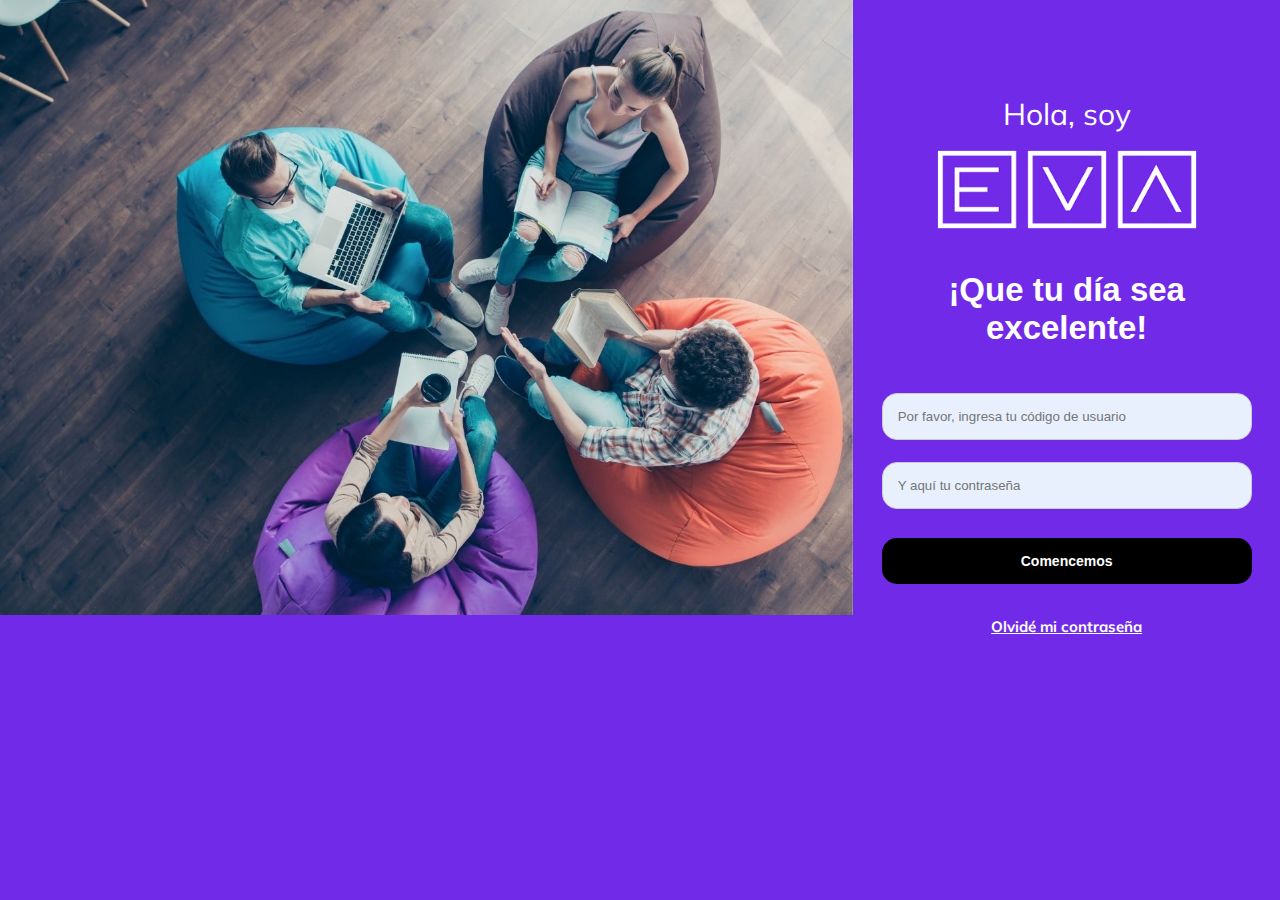
<file: index.html>
<!DOCTYPE html>
<html lang="en">

<head>
    <meta charset="UTF-8">
    <meta name="viewport" content="width=device-width, initial-scale=1.0">
    <title>Inicio Sesion</title>
    <link rel="stylesheet" href="css/styles.css">
    <link rel="preconnect" href="https://fonts.googleapis.com">
    <link rel="preconnect" href="https://fonts.gstatic.com" crossorigin>
    <link href="https://fonts.googleapis.com/css2?family=Mulish:ital,wght@0,200..1000;1,200..1000&display=swap"
        rel="stylesheet">
</head>

<body>
    <div class="container">
        <img src="img/banner-idat.jpg" alt="banner-idat" class="banner">
        <div class="content">
            <div class="content">
                <p class="white-text" id="saludo">Hola, soy</p>
                <img src="img/logo-eva.png" alt="EVA" class="logo">
                <p class="white-text bold" id="text-menu">¡Que tu día sea <br>excelente!</p>
                <input type="text" placeholder="Por favor, ingresa tu código de usuario" class="input-text">
                <input type="password" placeholder="Y aquí tu contraseña" class="input-text">
                <a href="menu/index.html" class="btn">Comencemos</a>
                <a href="password.html" class="forgot-password bold">Olvidé mi contraseña</a>
            </div>
        </div>
</body>

</html>
</file>
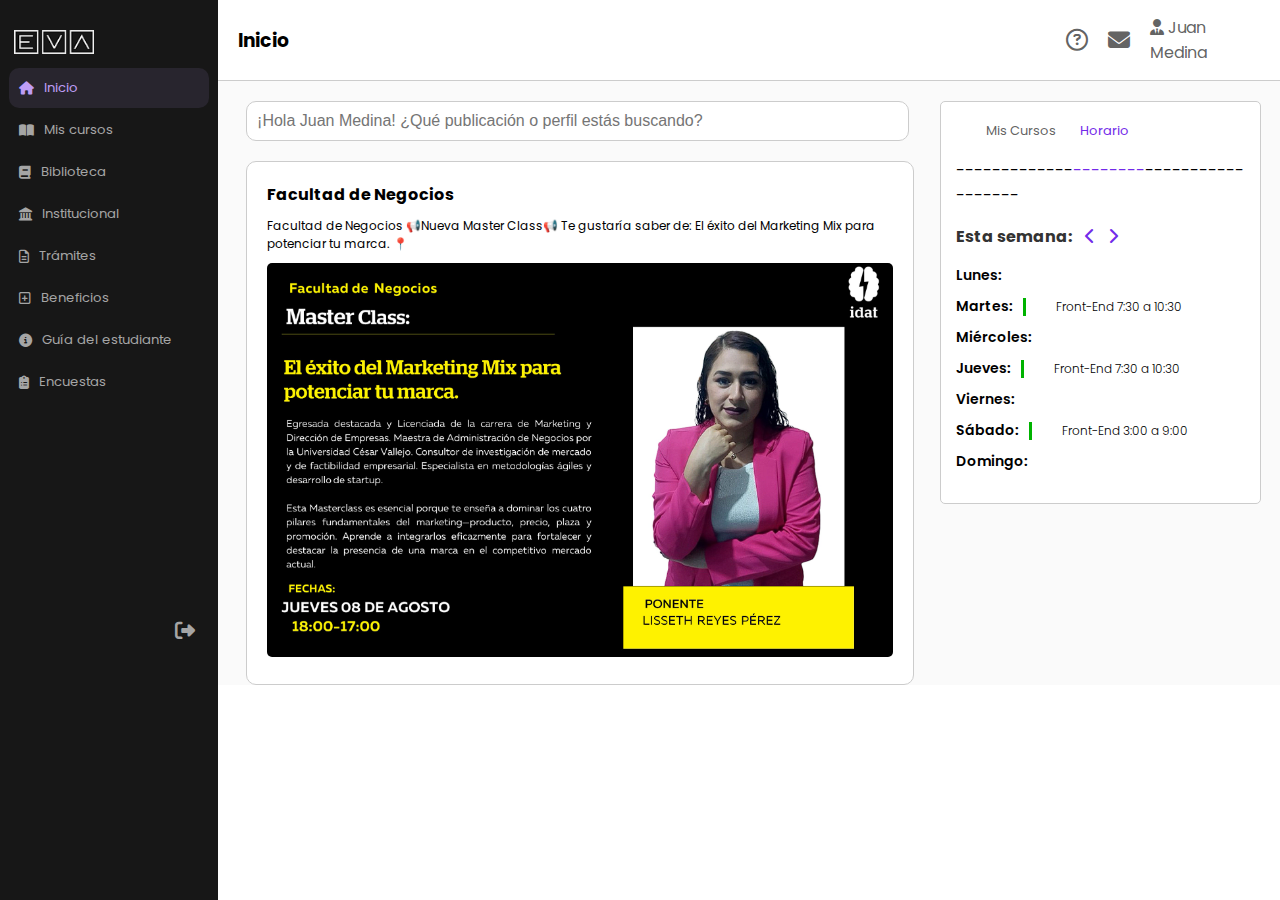
<file: menu/index.html>
<!DOCTYPE html>
<html lang="en">

<head>
    <meta charset="UTF-8">
    <meta name="viewport" content="width=device-width, initial-scale=1.0">
    <title>Menu</title>
    <link rel="stylesheet" href="css/styles.css">
    <link rel="stylesheet" href="https://cdnjs.cloudflare.com/ajax/libs/font-awesome/6.6.0/css/all.min.css">
</head>

<body>
    <header>
        <div class="logo">
            <img src="img/logo-eva.png" alt="Logo" width="80">
        </div>
        <nav>
            <a href="index.html" class="nav-link special-link"><i class="fa-solid fa-house"></i> <span>Inicio</span></a>
            <a href="#mis-cursos" class="nav-link"><i class="fa-solid fa-book-open"></i> <span>Mis cursos</span></a>
            <a href="#biblioteca" class="nav-link"><i class="fa-solid fa-book"></i> <span>Biblioteca</span></a>
            <a href="table.html" class="nav-link"><i class="fa-solid fa-landmark"></i> <span>Institucional</span></a>
            <a href="#tramites" class="nav-link"><i class="fa-regular fa-file-lines"></i> <span>Trámites</span></a>
            <a href="#beneficios" class="nav-link"><i class="fa-regular fa-square-plus"></i> <span>Beneficios</span></a>
            <a href="#guia-del-estudiante" class="nav-link"><i class="fa-solid fa-circle-info"></i> <span>Guía del
                    estudiante</span></a>
            <a href="#encuestas" class="nav-link"><i class="fa-solid fa-clipboard-list"></i> <span>Encuestas</span></a>
            <a href="../index.html" class="nav-link logout"><i class="fa-solid fa-right-from-bracket"></i></a>
        </nav>
    </header>
    <main>
        <div class="mini-header">
            <h3>Inicio</h3>
            <a href="#" class="main-link"><i class="fa-regular fa-circle-question"></i></a>
            <a href="#" class="main-link"><i class="fa-solid fa-envelope"></i></a>
            <a href="#" class="main-link user"><i class="fa-solid fa-user-tie"></i> Juan Medina</a>
        </div>
        <div class="content-main">
            <div class="left-content">
                <div class="search-box">
                    <input type="text" placeholder="¡Hola Juan Medina! ¿Qué publicación o perfil estás buscando?">
                </div>
                <div class="post-card">
                    <h4>Facultad de Negocios</h4>
                    <p>Facultad de Negocios 📢Nueva Master Class📢 Te gustaría saber de: El éxito del Marketing Mix para potenciar tu marca. 📍</p>
                    <img class="public" src="img/public-1.png" alt="Imagen de la publicación">
                </div>
            </div>
            <div class="right-content">
                <div class="schedule">
                    <div class="header-schedule">
                        <a href="#">Mis Cursos</a>
                        <a href="#" class="special">Horario</a>
                    </div>
                    <p>-------------<span>--------</span>------------------</p>
                    <h4>Esta semana: <i class="fa-solid fa-chevron-left icon"></i> <i class="fa-solid fa-chevron-right icon"></i></h4>
                    <ul>
                        <li>Lunes: <span></span></li>
                        <li class="has-class">Martes: <span>Front-End 7:30 a 10:30</span></li>
                        <li>Miércoles: <span></span></li>
                        <li class="has-class">Jueves: <span>Front-End 7:30 a 10:30</span></li>
                        <li>Viernes: <span></span></li>
                        <li class="has-class">Sábado: <span> Front-End 3:00 a 9:00</span></li>
                        <li>Domingo: <span></span></li>
                    </ul>
                </div>
            </div>
        </div>
    </main>
</body>

</html>
</file>
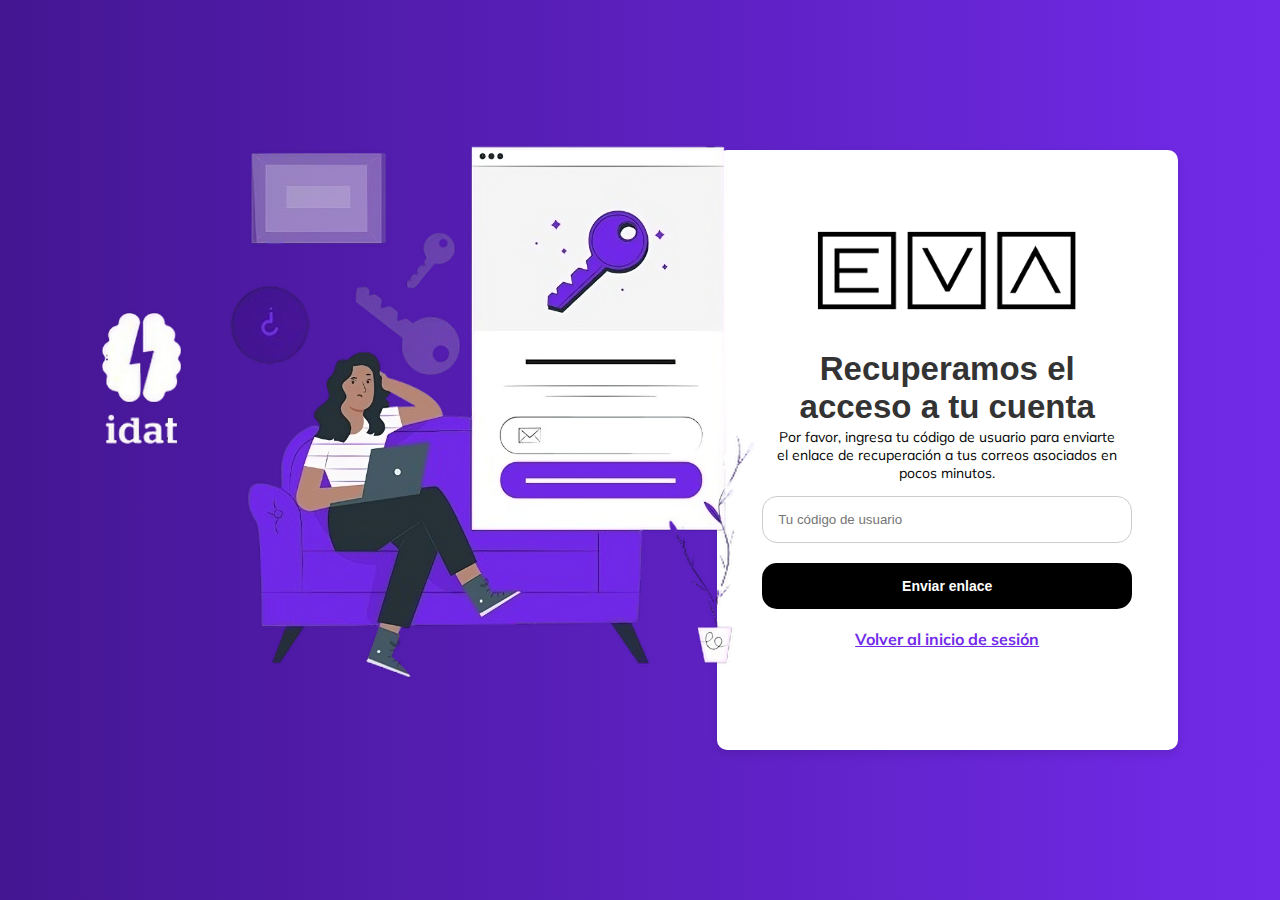
<file: password.html>
<!DOCTYPE html>
<html lang="en">
<head>
    <meta charset="UTF-8">
    <meta name="viewport" content="width=device-width, initial-scale=1.0">
    <title>Inicio Sesion</title>
    <link rel="stylesheet" href="css/styles-pass.css">
    <link rel="preconnect" href="https://fonts.googleapis.com">
    <link rel="preconnect" href="https://fonts.gstatic.com" crossorigin>
    <link href="https://fonts.googleapis.com/css2?family=Mulish:ital,wght@0,200..1000;1,200..1000&display=swap"
        rel="stylesheet">
</head>
<body>
    <div class="container">
        <img src="img/forgot-password.png" alt="forgot-password" class="left-image">
        <div class="right-panel">
            <img src="img/logo-eva-white.png" alt="logo-eva-white" class="logo">
            <h1>Recuperamos el<br>acceso a tu cuenta</h1>
            <p>Por favor, ingresa tu código de usuario para enviarte<br>el enlace de recuperación a tus correos asociados en<br>pocos minutos.</p>
            <input type="text" placeholder="Tu código de usuario" class="input-text">
            <a href="#" class="btn">Enviar enlace</a>
            <a href="index.html" class="back-link">Volver al inicio de sesión</a>
        </div>
    </div>
</body>
</html>
</file>
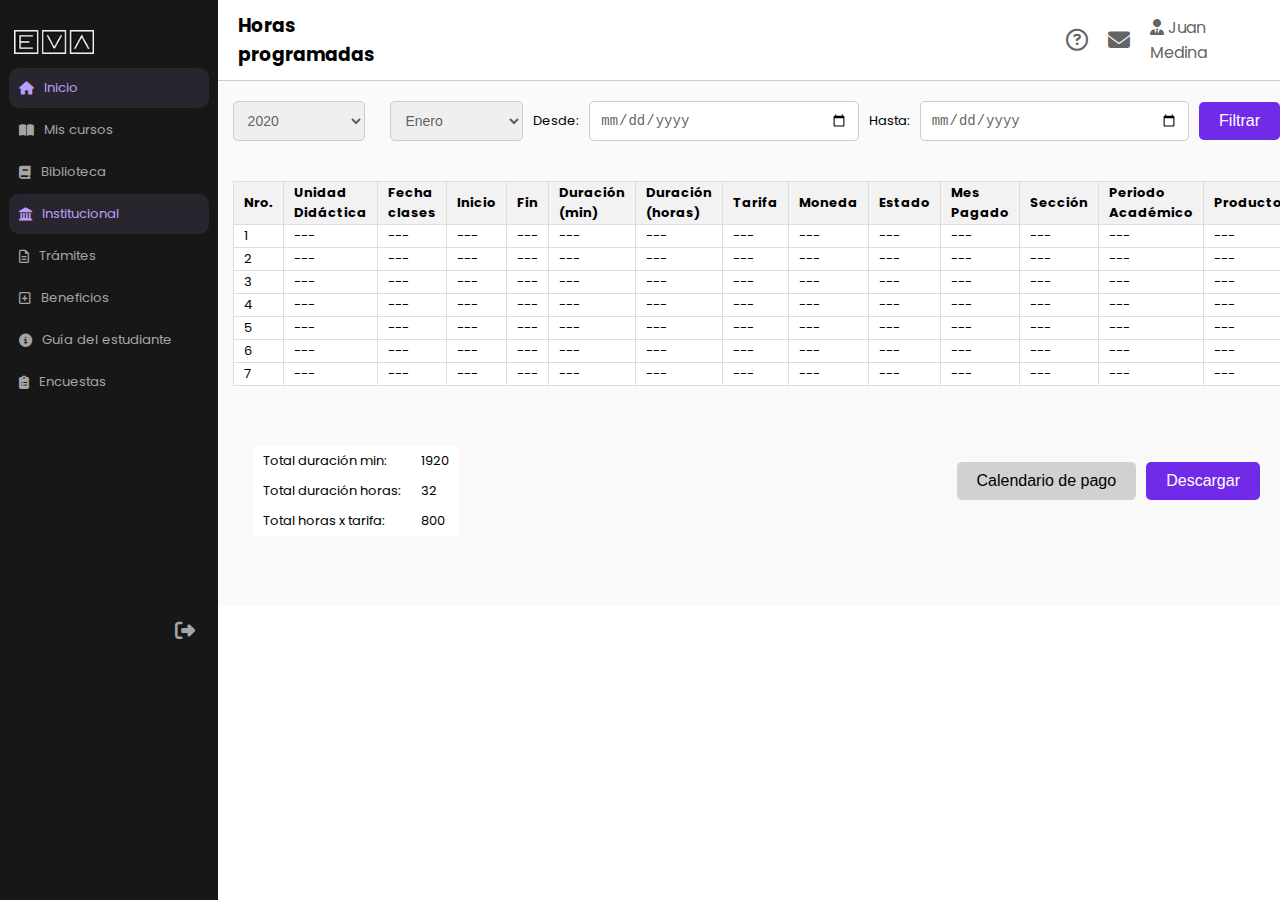
<file: menu/table.html>
<!DOCTYPE html>
<html lang="en">

<head>
    <meta charset="UTF-8">
    <meta name="viewport" content="width=device-width, initial-scale=1.0">
    <title>Menu</title>
    <link rel="stylesheet" href="css/styles-table.css">
    <link rel="stylesheet" href="https://cdnjs.cloudflare.com/ajax/libs/font-awesome/6.6.0/css/all.min.css">
</head>

<body>
    <header>
        <div class="logo">
            <img src="img/logo-eva.png" alt="Logo" width="80">
        </div>
        <nav>
            <a href="index.html" class="nav-link special-link"><i class="fa-solid fa-house"></i> <span>Inicio</span></a>
            <a href="#mis-cursos" class="nav-link"><i class="fa-solid fa-book-open"></i> <span>Mis cursos</span></a>
            <a href="#biblioteca" class="nav-link"><i class="fa-solid fa-book"></i> <span>Biblioteca</span></a>
            <a href="table.html" class="nav-link special-link"><i class="fa-solid fa-landmark"></i>
                <span>Institucional</span></a>
            <a href="#tramites" class="nav-link"><i class="fa-regular fa-file-lines"></i> <span>Trámites</span></a>
            <a href="#beneficios" class="nav-link"><i class="fa-regular fa-square-plus"></i> <span>Beneficios</span></a>
            <a href="#guia-del-estudiante" class="nav-link"><i class="fa-solid fa-circle-info"></i> <span>Guía del
                    estudiante</span></a>
            <a href="#encuestas" class="nav-link"><i class="fa-solid fa-clipboard-list"></i> <span>Encuestas</span></a>
            <a href="../index.html" class="nav-link logout"><i class="fa-solid fa-right-from-bracket"></i></a>
        </nav>
    </header>
    <main>
        <div class="mini-header">
            <h3>Horas programadas</h3>
            <a href="#" class="main-link"><i class="fa-regular fa-circle-question"></i></a>
            <a href="#" class="main-link"><i class="fa-solid fa-envelope"></i></a>
            <a href="#" class="main-link user"><i class="fa-solid fa-user-tie"></i> Juan Medina</a>
        </div>
        <div class="content-main">
            <div class="filters">
                <select class="select-01">
                    <option value="2020">2020</option>
                    <option value="2021">2021</option>
                    <option value="2022">2022</option>
                    <option value="2023">2023</option>
                    <option value="2024">2024</option>
                </select>
                <select class="select-01">
                    <option value="enero">Enero</option>
                    <option value="febrero">Febrero</option>
                    <option value="marzo">Marzo</option>
                    <option value="abril">Abril</option>
                    <option value="mayo">Mayo</option>
                    <option value="junio">Junio</option>
                    <option value="julio">Julio</option>
                    <option value="agosto">Agosto</option>
                    <option value="septiembre">Septiembre</option>
                    <option value="octubre">Octubre</option>
                    <option value="noviembre">Noviembre</option>
                    <option value="diciembre">Diciembre</option>
                </select>
                <span>Desde:</span>
                <input class="select-02" type="date">
                <span>Hasta:</span>
                <input class="select-02" type="date">
                <button>Filtrar</button>
            </div>
            <div>
                <table>
                    <thead>
                        <tr>
                            <th>Nro.</th>
                            <th>Unidad Didáctica</th>
                            <th>Fecha clases</th>
                            <th>Inicio</th>
                            <th>Fin</th>
                            <th>Duración (min)</th>
                            <th>Duración (horas)</th>
                            <th>Tarifa</th>
                            <th>Moneda</th>
                            <th>Estado</th>
                            <th>Mes Pagado</th>
                            <th>Sección</th>
                            <th>Periodo Académico</th>
                            <th>Producto</th>
                        </tr>
                    </thead>
                    <tbody>
                        <tr>
                            <td>1</td>
                            <td>---</td>
                            <td>---</td>
                            <td>---</td>
                            <td>---</td>
                            <td>---</td>
                            <td>---</td>
                            <td>---</td>
                            <td>---</td>
                            <td>---</td>
                            <td>---</td>
                            <td>---</td>
                            <td>---</td>
                            <td>---</td>
                        </tr>
                        <tr>
                            <td>2</td>
                            <td>---</td>
                            <td>---</td>
                            <td>---</td>
                            <td>---</td>
                            <td>---</td>
                            <td>---</td>
                            <td>---</td>
                            <td>---</td>
                            <td>---</td>
                            <td>---</td>
                            <td>---</td>
                            <td>---</td>
                            <td>---</td>
                        </tr>
                        <tr>
                            <td>3</td>
                            <td>---</td>
                            <td>---</td>
                            <td>---</td>
                            <td>---</td>
                            <td>---</td>
                            <td>---</td>
                            <td>---</td>
                            <td>---</td>
                            <td>---</td>
                            <td>---</td>
                            <td>---</td>
                            <td>---</td>
                            <td>---</td>
                        </tr>
                        <tr>
                            <td>4</td>
                            <td>---</td>
                            <td>---</td>
                            <td>---</td>
                            <td>---</td>
                            <td>---</td>
                            <td>---</td>
                            <td>---</td>
                            <td>---</td>
                            <td>---</td>
                            <td>---</td>
                            <td>---</td>
                            <td>---</td>
                            <td>---</td>
                        </tr>
                        <tr>
                            <td>5</td>
                            <td>---</td>
                            <td>---</td>
                            <td>---</td>
                            <td>---</td>
                            <td>---</td>
                            <td>---</td>
                            <td>---</td>
                            <td>---</td>
                            <td>---</td>
                            <td>---</td>
                            <td>---</td>
                            <td>---</td>
                            <td>---</td>
                        </tr>
                        <tr>
                            <td>6</td>
                            <td>---</td>
                            <td>---</td>
                            <td>---</td>
                            <td>---</td>
                            <td>---</td>
                            <td>---</td>
                            <td>---</td>
                            <td>---</td>
                            <td>---</td>
                            <td>---</td>
                            <td>---</td>
                            <td>---</td>
                            <td>---</td>
                        </tr>
                        <tr>
                            <td>7</td>
                            <td>---</td>
                            <td>---</td>
                            <td>---</td>
                            <td>---</td>
                            <td>---</td>
                            <td>---</td>
                            <td>---</td>
                            <td>---</td>
                            <td>---</td>
                            <td>---</td>
                            <td>---</td>
                            <td>---</td>
                            <td>---</td>
                        </tr>
                    </tbody>
                </table>
            </div>
            <div class="summary-actions">
                <table class="summary-table">
                    <tr>
                        <td>Total duración min:</td>
                        <td>1920</td>
                    </tr>
                    <tr>
                        <td>Total duración horas:</td>
                        <td>32</td>
                    </tr>
                    <tr>
                        <td>Total horas x tarifa:</td>
                        <td>800</td>
                    </tr>
                </table>
                <div class="actions">
                    <button class="btn-actions calender">Calendario de pago</button>
                    <button class="btn-actions">Descargar</button>
                </div>
            </div>
        </div>
    </main>
</body>

</html>
</file>
<file: css/styles.css>
body {
    background-color: #722AE9;
    font-family: Arial, sans-serif;
    margin: 0;
    padding: 0;
    overflow: hidden;
}

.container {
    display: grid;
    grid-template-columns: 1fr;
    min-height: 100vh;
}

@media (min-width: 1280px) {
    .container {
        grid-template-columns: 2fr 1fr;
    }
}


.banner {
    width: 100%;
    height: auto;
}

.content {
    display: flex;
    flex-direction: column;
    align-items: center;
    color: white;
}

.white-text {
    color: white;
}

#saludo {
    font-size: 30px;
    margin-bottom: 17px;
    margin-top: 95px;
    font-family: "Mulish", sans-serif;
}

#text-menu {
    margin-top: 42px;
    margin-bottom: 35px;
    font-size: 33px;
    text-align: center;
}

.bold {
    font-weight: bold;
}

.logo {
    max-width: 260px;
    height: auto;
}

.input-text {
    width: 370px;
    max-width: 400px;
    padding: 15px;
    margin: 11px;
    border: 1px solid #ccc;
    background-color: #E8F0FE;
    border-radius: 15px;
    box-sizing: border-box;
}

.btn {
    display: inline-block;
    width: 340px;
    max-width: 370px;
    padding: 15px;
    margin: 18px;
    text-align: center;
    text-decoration: none;
    background-color: black;
    color: white;
    border-radius: 15px;
    font-weight: bold;
    font-size: 14px;
}

.forgot-password {
    color: white;
    text-decoration: underline;
    margin-top: 15px;
    font-size: 15px;
    font-family: "Mulish", sans-serif;
}
</file>
<file: menu/css/styles.css>
@import url('https://fonts.googleapis.com/css2?family=Mulish:ital,wght@0,200..1000;1,200..1000&family=Poppins:ital,wght@0,100;0,200;0,300;0,400;0,500;0,600;0,700;0,800;0,900;1,100;1,200;1,300;1,400;1,500;1,600;1,700;1,800;1,900&display=swap');

body {
    margin: 0;
    font-family: Arial, sans-serif;
}

header {
    width: 17%;
    height: 100vh;
    background-color: #171717;
    color: white;
    position: fixed;
    left: 0;
    top: 0;
    display: flex;
    flex-direction: column;
    align-items: center;
}

.logo {
    margin-top: 30px;
    margin-right: 50%;
}

nav {
    width: 100%;
    display: flex;
    flex-direction: column;
    align-items: center;
    margin-top: 10px;
}

.nav-link {
    width: 83%;
    padding: 10px;
    display: flex;
    align-items: center;
    justify-content: start;
    text-decoration: none;
    color: #a5a5a5;
    font-size: 13.2px;
    font-family: "Poppins", sans-serif;
    margin-bottom: 2px;
}

.nav-link span {
    margin-left: 10px;
}

.nav-link:hover {
    background-color: #484848dc;
    border-radius: 10px;
}

.logout {
    width: auto;
    font-size: 20px;
    margin-left: 70%;
    margin-top: 95%;
}

.special-link {
    background-color: #28252E;
    border-radius: 10px;
    color: #BE9DF5;
}

.special-link:hover {
    background-color: #28252E;
}

.logout:hover {
    background-color: #171717;
}

/*CSS MAIN*/
main {
    margin-left: 17%;
    width: 83%;
    font-family: "Poppins", sans-serif;
    background-color: #FAFAFA;
}

.mini-header {
    display: flex;
    justify-content: space-between;
    align-items: center;
    padding: 5px 20px;
    background-color: #ffffff;
    border-bottom: 1px solid #ccc;
}

.mini-header h3 {
    margin: 0;
    color: #000000;
    padding-right: 75%;
}

.main-link{
    color: #484848dc;
    font-size: 22px;
    padding: 10px;
}
.user{
    color: #484848dc;
    font-size: 16px;
    text-decoration: none;
}
.main-link:hover {
    background-color: #f0f0f0;
    border-radius: 40px;
}
.user:hover {
    background-color: #f0f0f0;
    border-radius: 15px;
}

/*CONTENIDO MAIN*/
.content-main {
    display: flex;
    justify-content: space-between;
    margin-top: 20px;
}
.left-content {
    width: 67%;
}
.right-content {
    width: 32%;
}
.search-box input {
    width: 90%;
    margin-left: 4%;
    padding: 10px;
    font-size: 16px;
    border: 1px solid #ccc;
    border-radius: 10px;
}
.post-card {
    width: 88%;
    margin-left: 4%;
    margin-top: 20px;
    padding: 20px;
    background-color: #fff;
    border: 1px solid #ccc;
    border-radius: 10px;
}
.post-card h4 {
    margin: 0 0 10px 0;
}
.post-card p {
    font-size: 12px;
    margin: 0 0 10px 0;
}
.post-card img {
    width: 100%;
    border-radius: 5px;
}

/*CSS DEL HORARIO*/
.schedule {
    width: 85%;
    padding: 15px;
    background-color: #fff;
    border: 1px solid #ccc;
    border-radius: 5px;
}
.header-schedule{
    margin-left: 30px;
}

.schedule div a {
    text-decoration: none;
    color: #484848dc;
    margin-right: 20px;
    font-size: 13px;
}
.schedule div a.special {
    color: #722AE9;
}
.schedule p span{
    color: #722AE9;
}
.schedule h4 {
    margin: 10px 0;
    color: #333;
}
.schedule ul {
    list-style: none;
    padding: 0;
}
.schedule ul li {
    display: flex;
    align-items: center;
    margin-bottom: 10px;
    font-weight: 600;
    font-size: 14px;
}
.schedule ul li span {
    margin-left: 10px;
    border-left: 3px solid #ccc;
    padding-left: 30px;
    font-weight: 300;
    font-size: 12px;
}
.schedule ul li.has-class span {
    border-color: #00b300;
}
.icon {
    color: #722AE9;
    margin-left: 10px;
}
</file>
<file: css/styles-pass.css>
body{
    background: linear-gradient(to right, #441692, #722AE9);
    font-family: Arial, sans-serif;
    margin: 0;
    padding: 0;
    overflow: hidden;
    display: flex;
    justify-content: center;
    align-items: center;
    height: 100vh;
}
.container {
    display: flex;
    width: 100%;
    height: 80vh; 
    position: relative;
    align-items: center;
}

.left-image {
    position: absolute;
    top: 0;
    bottom: 0;
    height: 610PX;
    object-fit: cover;
    margin-left: 100px;
}

.right-panel {
    background: white;
    border-radius: 10px;
    box-shadow: 0 4px 8px rgba(0, 0, 0, 0.1);
    box-sizing: border-box;
    display: flex;
    flex-direction: column;
    justify-content: center;
    align-items: center;
    text-align: center;
    margin-left: 56%;
    height: 600PX;
    width: 36%;
}

.logo {
    width: 260px;
    margin-top: -50px;
}

h1 {
    margin-top: 40px;
    font-size: 33px;
    color: #333;
}

p {
    margin-top: -20px;
    color: #030303;
    font-family: "Mulish", sans-serif;
    font-size: 14px;
}

.input-text {
    width: 370px;
    padding: 15px;
    margin-bottom: 20px;
    border: 1px solid #ccc;
    border-radius: 15px;
    box-sizing: border-box;
}

.btn {
    display: inline-block;
    width: 340px;
    padding: 15px;
    margin-bottom: 20px;
    text-align: center;
    text-decoration: none;
    background-color: #000000;
    color: white;
    border-radius: 15px;
    font-weight: bold;
    font-size: 14px;
}

.back-link {
    color: #722AE9;
    text-decoration: underline;
    margin-bottom: -30px;
    font-family: "Mulish", sans-serif;
    font-weight: bold;
}
</file>
<file: menu/css/styles-table.css>
@import url('https://fonts.googleapis.com/css2?family=Mulish:ital,wght@0,200..1000;1,200..1000&family=Poppins:ital,wght@0,100;0,200;0,300;0,400;0,500;0,600;0,700;0,800;0,900;1,100;1,200;1,300;1,400;1,500;1,600;1,700;1,800;1,900&display=swap');

body {
    margin: 0;
    font-family: Arial, sans-serif;
}

header {
    width: 17%;
    height: 100vh;
    background-color: #171717;
    color: white;
    position: fixed;
    left: 0;
    top: 0;
    display: flex;
    flex-direction: column;
    align-items: center;
}

.logo {
    margin-top: 30px;
    margin-right: 50%;
}

nav {
    width: 100%;
    display: flex;
    flex-direction: column;
    align-items: center;
    margin-top: 10px;
}

.nav-link {
    width: 83%;
    padding: 10px;
    display: flex;
    align-items: center;
    justify-content: start;
    text-decoration: none;
    color: #a5a5a5;
    font-size: 13.2px;
    font-family: "Poppins", sans-serif;
    margin-bottom: 2px;
}

.nav-link span {
    margin-left: 10px;
}

.nav-link:hover {
    background-color: #484848dc;
    border-radius: 10px;
}

.logout {
    width: auto;
    font-size: 20px;
    margin-left: 70%;
    margin-top: 95%;
}

.special-link {
    background-color: #28252E;
    border-radius: 10px;
    color: #BE9DF5;
}

.special-link:hover {
    background-color: #28252E;
}

.logout:hover {
    background-color: #171717;
}

/*CSS MAIN*/
main {
    margin-left: 17%;
    width: 83%;
    font-family: "Poppins", sans-serif;
    background-color: #FAFAFA;
}

.mini-header {
    display: flex;
    justify-content: space-between;
    align-items: center;
    padding: 5px 20px;
    background-color: #ffffff;
    border-bottom: 1px solid #ccc;
}

.mini-header h3 {
    margin: 0;
    color: #000000;
    padding-right: 63.3%;
}

.main-link {
    color: #484848dc;
    font-size: 22px;
    padding: 10px;
}

.user {
    color: #484848dc;
    font-size: 16px;
    text-decoration: none;
}

.main-link:hover {
    background-color: #f0f0f0;
    border-radius: 40px;
}

.user:hover {
    background-color: #f0f0f0;
    border-radius: 15px;
}

/*CONTENIDO MAIN*/
.content-main {
    width: 100%;
    display: flex;
    flex-direction: column;
    margin-top: 20px;
}

.filters {
    display: flex;
    align-items: center;
    gap: 10px;
    margin-bottom: 20px;
}

.filters span {
    font-size: 13px;
}

.filters select,
.filters input {
    padding: 10px;
    font-size: 14px;
    color: #484848dc;
    border: 1px solid #ccc;
    border-radius: 5px;
}

.select-01 {
    width: 13%;
    margin-left: 15px;
}

.select-02 {
    width: 24.4%;
}

.filters button {
    padding: 10px 20px;
    font-size: 16px;
    border: none;
    border-radius: 5px;
    background-color: #722AE9;
    color: white;
    cursor: pointer;
}

/*CSS PRIMERA TABLA*/
table {
    margin-left: 15px;
    width: 97%;
    border-collapse: collapse;
    margin-top: 20px;
    font-size: 13px;
}

table th,
table td {
    padding: 1px 10px;
    border: 1px solid #ddd;
    text-align: left;
}

table th {
    background-color: #f2f2f2;
}

table tbody tr:nth-child(even) {
    background-color: #ffffff;
}

table tbody tr:nth-child(odd) {
    background-color: #ffffff;
}

/*CSS SEGUNDA TABLA Y ACCIONES*/
.summary-actions {
    display: flex;
    justify-content: space-between;
    align-items: center;
    background-color: #f9f9f9;
    padding: 20px;
    border-radius: 10px;
    margin-top: 20px;
    margin-bottom: 50px;
}

.summary-table {
    border: none;
    width: auto;
    background-color: #f9f9f9;
}

.summary-table td {
    padding: 5px 10px;
    border: none;
}

.actions {
    display: flex;
    justify-content: flex-end;
    align-items: center;
    gap: 10px;
}

.btn-actions {
    padding: 10px 20px;
    font-size: 16px;
    border: none;
    border-radius: 5px;
    background-color: #722AE9;
    color: white;
    cursor: pointer;
}

.calender {
    color: #000000;
    background-color: #d1d1d1;
}
</file>
